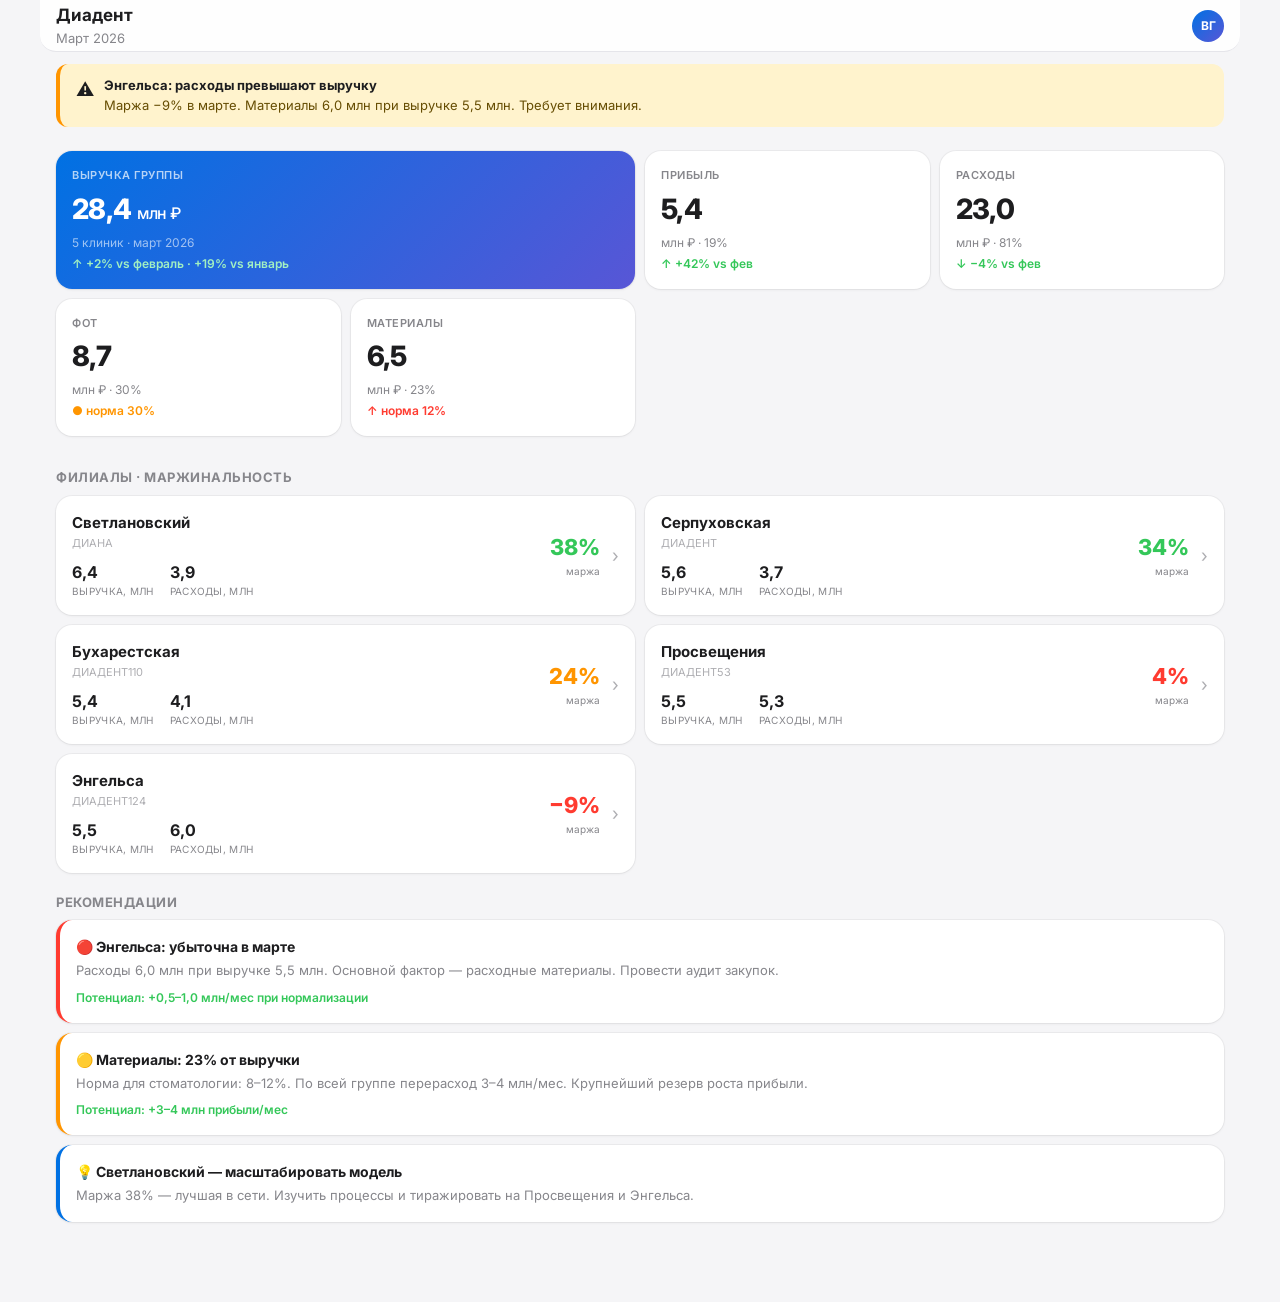
<file: concepts/variant-a/index.html>
<!DOCTYPE html>
<html lang="ru">
<head>
<meta charset="UTF-8">
<meta name="viewport" content="width=device-width, initial-scale=1.0, user-scalable=no">
<title>Диадент · Command Center</title>
<link rel="preconnect" href="https://fonts.googleapis.com">
<link href="https://fonts.googleapis.com/css2?family=Inter:wght@400;500;600;700;800;900&display=swap" rel="stylesheet">
<style>
*, *::before, *::after { box-sizing: border-box; margin: 0; padding: 0; }
:root {
  --bg: #F5F5F7;
  --card: #FFFFFF;
  --text: #1D1D1F;
  --text2: #86868B;
  --text3: #AEAEB2;
  --accent: #0071E3;
  --green: #34C759;
  --red: #FF3B30;
  --orange: #FF9500;
  --border: #E5E5EA;
  --radius: 16px;
  --shadow: 0 1px 3px rgba(0,0,0,0.06), 0 0 0 1px rgba(0,0,0,0.04);
}
body {
  font-family: 'Inter', -apple-system, sans-serif;
  background: var(--bg);
  color: var(--text);
  font-size: 14px;
  line-height: 1.5;
  -webkit-font-smoothing: antialiased;
  padding-bottom: env(safe-area-inset-bottom, 0);
}

/* === MOBILE NAV === */
.mobile-header {
  position: sticky; top: 0; z-index: 50;
  background: rgba(255,255,255,0.85);
  backdrop-filter: blur(20px);
  -webkit-backdrop-filter: blur(20px);
  border-bottom: 0.5px solid var(--border);
  padding: 0 16px;
  height: 52px;
  display: flex; align-items: center; justify-content: space-between;
}
.mh-title { font-size: 17px; font-weight: 700; }
.mh-period { font-size: 13px; color: var(--text2); }
.mh-avatar {
  width: 32px; height: 32px; border-radius: 50%;
  background: linear-gradient(135deg, var(--accent), #5856D6);
  display: flex; align-items: center; justify-content: center;
  color: #fff; font-size: 12px; font-weight: 700;
}

/* === ALERT BANNER === */
.alert-banner {
  margin: 12px 16px;
  padding: 12px 16px;
  background: #FFF3CD;
  border-radius: 12px;
  border-left: 4px solid var(--orange);
  font-size: 13px;
  display: flex; gap: 10px; align-items: flex-start;
}
.alert-banner .alert-icon { font-size: 18px; flex-shrink: 0; }
.alert-banner .alert-text b { color: var(--text); }
.alert-banner .alert-text { color: #664D03; }

/* === KPI GRID === */
.kpi-grid {
  display: grid;
  grid-template-columns: 1fr 1fr;
  gap: 10px;
  padding: 12px 16px;
}
.kpi-card {
  background: var(--card);
  border-radius: var(--radius);
  padding: 16px;
  box-shadow: var(--shadow);
}
.kpi-label { font-size: 11px; color: var(--text2); text-transform: uppercase; letter-spacing: 0.5px; font-weight: 600; }
.kpi-value { font-size: 28px; font-weight: 800; letter-spacing: -0.02em; margin: 4px 0; }
.kpi-sub { font-size: 12px; color: var(--text2); }
.kpi-change { font-size: 12px; font-weight: 600; display: inline-flex; align-items: center; gap: 2px; }
.kpi-change.up { color: var(--green); }
.kpi-change.dn { color: var(--red); }
.kpi-change.warn { color: var(--orange); }
.kpi-card.hero {
  grid-column: 1 / -1;
  background: linear-gradient(135deg, #0071E3, #5856D6);
  color: #fff;
}
.kpi-card.hero .kpi-label { color: rgba(255,255,255,0.7); }
.kpi-card.hero .kpi-sub { color: rgba(255,255,255,0.6); }
.kpi-card.hero .kpi-change { color: #A2F0C1; }

/* === SECTION === */
.section-title {
  font-size: 13px; font-weight: 700; text-transform: uppercase;
  letter-spacing: 0.5px; color: var(--text2);
  padding: 20px 16px 8px;
}

/* === CLINIC CARDS === */
.clinic-list { padding: 0 16px; display: flex; flex-direction: column; gap: 10px; }
.clinic-card {
  background: var(--card);
  border-radius: var(--radius);
  padding: 16px;
  box-shadow: var(--shadow);
  display: flex; justify-content: space-between; align-items: center;
}
.cc-left { flex: 1; }
.cc-name { font-size: 15px; font-weight: 700; }
.cc-company { font-size: 11px; color: var(--text3); margin-top: 1px; }
.cc-metrics { display: flex; gap: 16px; margin-top: 8px; }
.cc-metric { }
.cc-mv { font-size: 16px; font-weight: 700; }
.cc-ml { font-size: 10px; color: var(--text2); text-transform: uppercase; letter-spacing: 0.3px; }
.cc-right { text-align: right; }
.cc-margin { font-size: 22px; font-weight: 800; }
.cc-margin.up { color: var(--green); }
.cc-margin.warn { color: var(--orange); }
.cc-margin.dn { color: var(--red); }
.cc-margin-label { font-size: 10px; color: var(--text2); }
.cc-arrow { color: var(--text3); font-size: 18px; margin-left: 12px; }

/* === EXPENSE BREAKDOWN === */
.expense-list { padding: 0 16px; display: flex; flex-direction: column; gap: 6px; }
.exp-row {
  background: var(--card);
  border-radius: 12px;
  padding: 12px 16px;
  box-shadow: var(--shadow);
  display: flex; justify-content: space-between; align-items: center;
}
.exp-name { font-size: 14px; font-weight: 500; }
.exp-right { text-align: right; }
.exp-val { font-size: 15px; font-weight: 700; }
.exp-pct { font-size: 11px; color: var(--text2); }
.exp-bar { height: 3px; background: var(--border); border-radius: 2px; margin-top: 6px; }
.exp-bar-fill { height: 100%; border-radius: 2px; background: var(--accent); }

/* === RECOMMENDATIONS === */
.reco-list { padding: 0 16px; display: flex; flex-direction: column; gap: 10px; margin-bottom: 24px; }
.reco-card {
  background: var(--card);
  border-radius: var(--radius);
  padding: 16px;
  box-shadow: var(--shadow);
  border-left: 4px solid;
}
.reco-card.critical { border-left-color: var(--red); }
.reco-card.warning { border-left-color: var(--orange); }
.reco-card.info { border-left-color: var(--accent); }
.reco-title { font-size: 14px; font-weight: 700; display: flex; align-items: center; gap: 6px; }
.reco-body { font-size: 13px; color: var(--text2); margin-top: 4px; }
.reco-impact { font-size: 12px; font-weight: 600; margin-top: 8px; }
.reco-impact.pos { color: var(--green); }

/* === BOTTOM TAB BAR === */
.tab-bar {
  position: fixed; bottom: 0; left: 0; right: 0;
  height: 56px;
  padding-bottom: env(safe-area-inset-bottom, 0);
  background: rgba(255,255,255,0.92);
  backdrop-filter: blur(20px);
  -webkit-backdrop-filter: blur(20px);
  border-top: 0.5px solid var(--border);
  display: flex; justify-content: space-around; align-items: center;
  z-index: 100;
}
.tab-item {
  display: flex; flex-direction: column; align-items: center; gap: 2px;
  font-size: 10px; color: var(--text3);
  background: none; border: none; cursor: pointer; padding: 4px 8px;
}
.tab-item.on { color: var(--accent); }
.tab-item svg { width: 22px; height: 22px; }

/* === DESKTOP (>768px) === */
@media (min-width: 769px) {
  body { max-width: 1200px; margin: 0 auto; }
  .kpi-grid { grid-template-columns: repeat(4, 1fr); }
  .kpi-card.hero { grid-column: 1 / 3; }
  .clinic-list { display: grid; grid-template-columns: 1fr 1fr; }
  .tab-bar { display: none; }
  .mobile-header { border-radius: 0 0 16px 16px; }
}

/* Safe area for bottom bar */
body { padding-bottom: calc(56px + env(safe-area-inset-bottom, 0)); }
</style>
</head>
<body>

<!-- HEADER -->
<div class="mobile-header">
  <div>
    <div class="mh-title">Диадент</div>
    <div class="mh-period">Март 2026</div>
  </div>
  <div class="mh-avatar">ВГ</div>
</div>

<!-- ALERT -->
<div class="alert-banner">
  <span class="alert-icon">⚠️</span>
  <div class="alert-text">
    <b>Энгельса: расходы превышают выручку</b><br>
    Маржа −9% в марте. Материалы 6,0 млн при выручке 5,5 млн. Требует внимания.
  </div>
</div>

<!-- KPI GRID -->
<div class="kpi-grid">
  <div class="kpi-card hero">
    <div class="kpi-label">Выручка группы</div>
    <div class="kpi-value">28,4 <span style="font-size:16px;font-weight:500;">млн ₽</span></div>
    <div class="kpi-sub">5 клиник · март 2026</div>
    <div class="kpi-change up">↑ +2% vs февраль · +19% vs январь</div>
  </div>
  <div class="kpi-card">
    <div class="kpi-label">Прибыль</div>
    <div class="kpi-value">5,4</div>
    <div class="kpi-sub">млн ₽ · 19%</div>
    <div class="kpi-change up">↑ +42% vs фев</div>
  </div>
  <div class="kpi-card">
    <div class="kpi-label">Расходы</div>
    <div class="kpi-value">23,0</div>
    <div class="kpi-sub">млн ₽ · 81%</div>
    <div class="kpi-change up">↓ −4% vs фев</div>
  </div>
  <div class="kpi-card">
    <div class="kpi-label">ФОТ</div>
    <div class="kpi-value">8,7</div>
    <div class="kpi-sub">млн ₽ · 30%</div>
    <div class="kpi-change warn">● норма 30%</div>
  </div>
  <div class="kpi-card">
    <div class="kpi-label">Материалы</div>
    <div class="kpi-value">6,5</div>
    <div class="kpi-sub">млн ₽ · 23%</div>
    <div class="kpi-change dn">↑ норма 12%</div>
  </div>
</div>

<!-- CLINICS -->
<div class="section-title">Филиалы · маржинальность</div>
<div class="clinic-list">
  <div class="clinic-card">
    <div class="cc-left">
      <div class="cc-name">Светлановский</div>
      <div class="cc-company">ДИАНА</div>
      <div class="cc-metrics">
        <div class="cc-metric"><div class="cc-mv">6,4</div><div class="cc-ml">Выручка, млн</div></div>
        <div class="cc-metric"><div class="cc-mv">3,9</div><div class="cc-ml">Расходы, млн</div></div>
      </div>
    </div>
    <div class="cc-right">
      <div class="cc-margin up">38%</div>
      <div class="cc-margin-label">маржа</div>
    </div>
    <span class="cc-arrow">›</span>
  </div>
  <div class="clinic-card">
    <div class="cc-left">
      <div class="cc-name">Серпуховская</div>
      <div class="cc-company">ДИАДЕНТ</div>
      <div class="cc-metrics">
        <div class="cc-metric"><div class="cc-mv">5,6</div><div class="cc-ml">Выручка, млн</div></div>
        <div class="cc-metric"><div class="cc-mv">3,7</div><div class="cc-ml">Расходы, млн</div></div>
      </div>
    </div>
    <div class="cc-right">
      <div class="cc-margin up">34%</div>
      <div class="cc-margin-label">маржа</div>
    </div>
    <span class="cc-arrow">›</span>
  </div>
  <div class="clinic-card">
    <div class="cc-left">
      <div class="cc-name">Бухарестская</div>
      <div class="cc-company">ДИАДЕНТ110</div>
      <div class="cc-metrics">
        <div class="cc-metric"><div class="cc-mv">5,4</div><div class="cc-ml">Выручка, млн</div></div>
        <div class="cc-metric"><div class="cc-mv">4,1</div><div class="cc-ml">Расходы, млн</div></div>
      </div>
    </div>
    <div class="cc-right">
      <div class="cc-margin warn">24%</div>
      <div class="cc-margin-label">маржа</div>
    </div>
    <span class="cc-arrow">›</span>
  </div>
  <div class="clinic-card">
    <div class="cc-left">
      <div class="cc-name">Просвещения</div>
      <div class="cc-company">ДИАДЕНТ53</div>
      <div class="cc-metrics">
        <div class="cc-metric"><div class="cc-mv">5,5</div><div class="cc-ml">Выручка, млн</div></div>
        <div class="cc-metric"><div class="cc-mv">5,3</div><div class="cc-ml">Расходы, млн</div></div>
      </div>
    </div>
    <div class="cc-right">
      <div class="cc-margin dn">4%</div>
      <div class="cc-margin-label">маржа</div>
    </div>
    <span class="cc-arrow">›</span>
  </div>
  <div class="clinic-card">
    <div class="cc-left">
      <div class="cc-name">Энгельса</div>
      <div class="cc-company">ДИАДЕНТ124</div>
      <div class="cc-metrics">
        <div class="cc-metric"><div class="cc-mv">5,5</div><div class="cc-ml">Выручка, млн</div></div>
        <div class="cc-metric"><div class="cc-mv">6,0</div><div class="cc-ml">Расходы, млн</div></div>
      </div>
    </div>
    <div class="cc-right">
      <div class="cc-margin dn">−9%</div>
      <div class="cc-margin-label">маржа</div>
    </div>
    <span class="cc-arrow">›</span>
  </div>
</div>

<!-- RECOMMENDATIONS -->
<div class="section-title">Рекомендации</div>
<div class="reco-list">
  <div class="reco-card critical">
    <div class="reco-title">🔴 Энгельса: убыточна в марте</div>
    <div class="reco-body">Расходы 6,0 млн при выручке 5,5 млн. Основной фактор — расходные материалы. Провести аудит закупок.</div>
    <div class="reco-impact pos">Потенциал: +0,5–1,0 млн/мес при нормализации</div>
  </div>
  <div class="reco-card warning">
    <div class="reco-title">🟡 Материалы: 23% от выручки</div>
    <div class="reco-body">Норма для стоматологии: 8–12%. По всей группе перерасход 3–4 млн/мес. Крупнейший резерв роста прибыли.</div>
    <div class="reco-impact pos">Потенциал: +3–4 млн прибыли/мес</div>
  </div>
  <div class="reco-card info">
    <div class="reco-title">💡 Светлановский — масштабировать модель</div>
    <div class="reco-body">Маржа 38% — лучшая в сети. Изучить процессы и тиражировать на Просвещения и Энгельса.</div>
  </div>
</div>

<!-- TAB BAR -->
<div class="tab-bar">
  <button class="tab-item on">
    <svg viewBox="0 0 24 24" fill="none" stroke="currentColor" stroke-width="2"><rect x="3" y="3" width="18" height="18" rx="2"/><path d="M3 9h18M9 21V9"/></svg>
    <span>Обзор</span>
  </button>
  <button class="tab-item">
    <svg viewBox="0 0 24 24" fill="none" stroke="currentColor" stroke-width="2"><path d="M3 9l9-7 9 7v11a2 2 0 01-2 2H5a2 2 0 01-2-2V9z"/></svg>
    <span>Клиники</span>
  </button>
  <button class="tab-item">
    <svg viewBox="0 0 24 24" fill="none" stroke="currentColor" stroke-width="2"><path d="M20 21v-2a4 4 0 00-4-4H8a4 4 0 00-4 4v2"/><circle cx="12" cy="7" r="4"/></svg>
    <span>Врачи</span>
  </button>
  <button class="tab-item">
    <svg viewBox="0 0 24 24" fill="none" stroke="currentColor" stroke-width="2"><polyline points="22 7 13.5 15.5 8.5 10.5 2 17"/><polyline points="16 7 22 7 22 13"/></svg>
    <span>Расходы</span>
  </button>
  <button class="tab-item">
    <svg viewBox="0 0 24 24" fill="none" stroke="currentColor" stroke-width="2"><circle cx="12" cy="12" r="3"/><path d="M19.4 15a1.65 1.65 0 00.33 1.82l.06.06a2 2 0 010 2.83 2 2 0 01-2.83 0l-.06-.06a1.65 1.65 0 00-1.82-.33 1.65 1.65 0 00-1 1.51V21a2 2 0 01-4 0v-.09A1.65 1.65 0 009 19.4a1.65 1.65 0 00-1.82.33l-.06.06a2 2 0 01-2.83-2.83l.06-.06A1.65 1.65 0 004.68 15a1.65 1.65 0 00-1.51-1H3a2 2 0 010-4h.09A1.65 1.65 0 004.6 9a1.65 1.65 0 00-.33-1.82l-.06-.06a2 2 0 012.83-2.83l.06.06A1.65 1.65 0 009 4.68a1.65 1.65 0 001-1.51V3a2 2 0 014 0v.09a1.65 1.65 0 001 1.51 1.65 1.65 0 001.82-.33l.06-.06a2 2 0 012.83 2.83l-.06.06A1.65 1.65 0 0019.4 9a1.65 1.65 0 001.51 1H21a2 2 0 010 4h-.09a1.65 1.65 0 00-1.51 1z"/></svg>
    <span>Ещё</span>
  </button>
</div>

</body>
</html>
</file>
